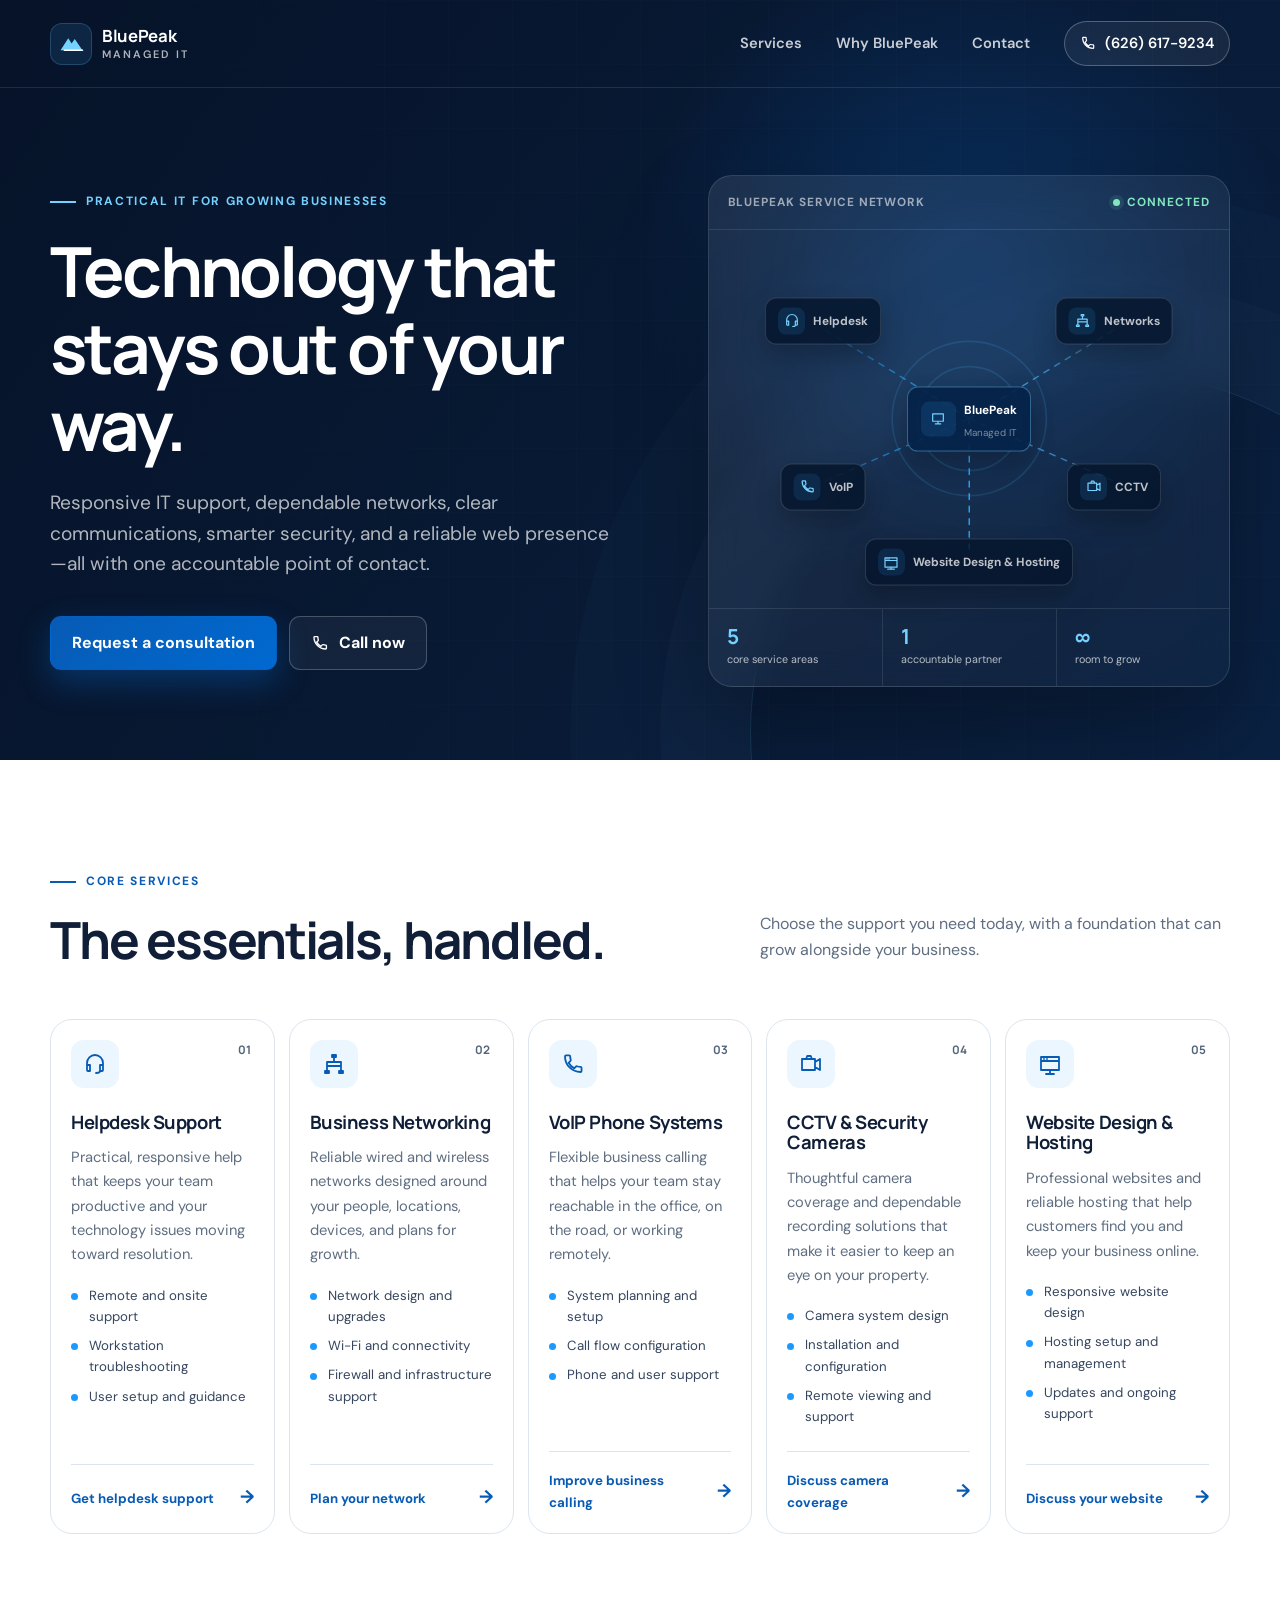
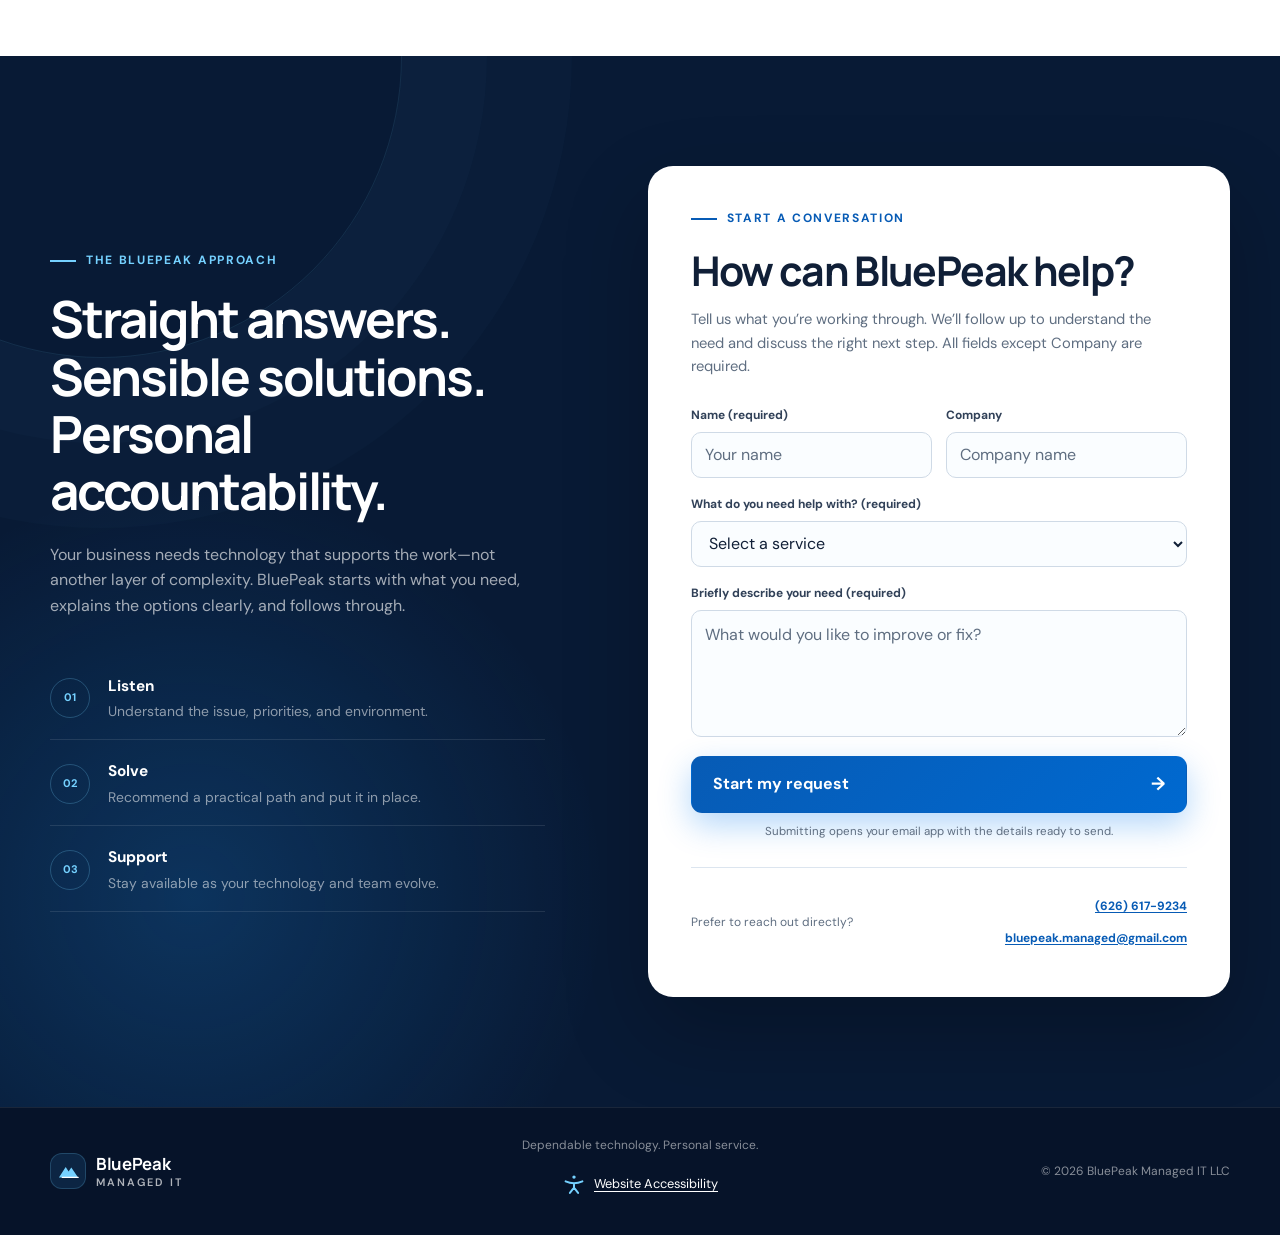
<file: index.html>
<!doctype html>
<html lang="en">
  <head>
    <meta charset="UTF-8" />
    <meta name="viewport" content="width=device-width, initial-scale=1.0" />
    <meta
      name="description"
      content="BluePeak Managed IT LLC provides helpdesk, business networking, VoIP phones, CCTV/security cameras, and website design and hosting."
    />
    <meta name="theme-color" content="#07162d" />
    <title>BluePeak Managed IT LLC | Business Technology That Works</title>
    <link rel="icon" href="favicon.svg" type="image/svg+xml" />
    <link rel="alternate icon" href="favicon.ico" />
    <link rel="apple-touch-icon" href="apple-touch-icon.png" />
    <link rel="stylesheet" href="styles.css" />
    <script src="script.js" defer></script>
  </head>
  <body>
    <a class="skip-link" href="#main">Skip to content</a>

    <header class="site-header" id="top">
      <div class="shell nav-wrap">
        <a class="brand" href="#top" aria-label="BluePeak Managed IT home">
          <span class="brand-mark" aria-hidden="true">
            <svg aria-hidden="true" focusable="false" viewBox="0 0 48 48">
              <path d="M7 34.5 19 16l5.2 8L29 17l12 17.5H7Z" />
              <path class="brand-signal" d="M13 34.5h28" />
            </svg>
          </span>
          <span class="brand-copy">
            <strong>BluePeak</strong>
            <span>Managed IT</span>
          </span>
        </a>

        <button
          class="nav-toggle"
          type="button"
          aria-expanded="false"
          aria-controls="primary-nav"
          aria-label="Open navigation"
        >
          <span></span><span></span><span></span>
        </button>

        <nav class="primary-nav" id="primary-nav" aria-label="Primary navigation">
          <a href="#services">Services</a>
          <a href="#approach">Why BluePeak</a>
          <a href="#contact">Contact</a>
          <a class="nav-call" href="tel:+16266179234">
            <svg viewBox="0 0 24 24" aria-hidden="true">
              <path d="M7.6 10.8a15.5 15.5 0 0 0 5.6 5.6l1.9-1.9a1 1 0 0 1 1-.24c1.1.36 2.27.55 3.45.55a1 1 0 0 1 1 1V19a1 1 0 0 1-1 1C11 20 4 13 4 4.45a1 1 0 0 1 1-1h3.2a1 1 0 0 1 1 1c0 1.18.19 2.35.55 3.45a1 1 0 0 1-.24 1l-1.9 1.9Z" />
            </svg>
            (626) 617-9234
          </a>
        </nav>
      </div>
    </header>

    <main id="main" tabindex="-1">
      <section class="hero" aria-labelledby="hero-title">
        <div class="hero-grid" aria-hidden="true"></div>
        <div class="shell hero-layout">
          <div class="hero-copy reveal">
            <p class="eyebrow"><span></span> Practical IT for growing businesses</p>
            <h1 id="hero-title">Technology that stays out of your way.</h1>
            <p class="hero-lede">
              Responsive IT support, dependable networks, clear communications, smarter security, and a reliable web presence—all with one accountable point of contact.
            </p>
            <div class="hero-actions">
              <a class="button button-primary" href="#contact">Request a consultation</a>
              <a class="button button-ghost" href="tel:+16266179234">
                <svg viewBox="0 0 24 24" aria-hidden="true">
                  <path d="M7.6 10.8a15.5 15.5 0 0 0 5.6 5.6l1.9-1.9a1 1 0 0 1 1-.24c1.1.36 2.27.55 3.45.55a1 1 0 0 1 1 1V19a1 1 0 0 1-1 1C11 20 4 13 4 4.45a1 1 0 0 1 1-1h3.2a1 1 0 0 1 1 1c0 1.18.19 2.35.55 3.45a1 1 0 0 1-.24 1l-1.9 1.9Z" />
                </svg>
                Call now
              </a>
            </div>
          </div>

          <div class="network-card reveal" aria-hidden="true">
            <div class="network-card-top">
              <span>BluePeak service network</span>
              <span class="status"><i></i> Connected</span>
            </div>
            <div class="network-map">
              <svg viewBox="0 0 540 360" aria-hidden="true">
                <defs>
                  <linearGradient id="lineFade" x1="0" x2="1">
                    <stop offset="0" stop-color="#26a8ff" stop-opacity=".25" />
                    <stop offset=".5" stop-color="#26a8ff" stop-opacity=".95" />
                    <stop offset="1" stop-color="#76d3ff" stop-opacity=".25" />
                  </linearGradient>
                </defs>
                <path class="network-line" d="M270 180 120 88M270 180 420 88M270 180 120 245M270 180 420 245M270 180 270 315" />
                <circle class="signal-ring ring-one" cx="270" cy="180" r="54" />
                <circle class="signal-ring ring-two" cx="270" cy="180" r="80" />
              </svg>
              <div class="network-node hub">
                <span class="node-icon">
                  <svg viewBox="0 0 24 24" aria-hidden="true"><path d="M4 5h16v11H4zM8 20h8M12 16v4" /></svg>
                </span>
                <strong>BluePeak</strong>
                <small>Managed IT</small>
              </div>
              <div class="network-node node-helpdesk"><span class="node-icon"><svg viewBox="0 0 24 24" aria-hidden="true"><path d="M4 13v-2a8 8 0 0 1 16 0v2M4 13h3v6H5a1 1 0 0 1-1-1v-5ZM20 13h-3v6h2a1 1 0 0 0 1-1v-5ZM17 19c0 1.1-1.8 2-4 2" /></svg></span><strong>Helpdesk</strong></div>
              <div class="network-node node-network"><span class="node-icon"><svg viewBox="0 0 24 24" aria-hidden="true"><path d="M12 5v5M5 19v-5h14v5M5 14v-4h14v4M3 19h4v2H3zM10 3h4v2h-4zM17 19h4v2h-4z" /></svg></span><strong>Networks</strong></div>
              <div class="network-node node-phone"><span class="node-icon"><svg viewBox="0 0 24 24" aria-hidden="true"><path d="M7.6 10.8a15.5 15.5 0 0 0 5.6 5.6l1.9-1.9a1 1 0 0 1 1-.24c1.1.36 2.27.55 3.45.55a1 1 0 0 1 1 1V19a1 1 0 0 1-1 1C11 20 4 13 4 4.45a1 1 0 0 1 1-1h3.2a1 1 0 0 1 1 1c0 1.18.19 2.35.55 3.45a1 1 0 0 1-.24 1l-1.9 1.9Z" /></svg></span><strong>VoIP</strong></div>
              <div class="network-node node-camera"><span class="node-icon"><svg viewBox="0 0 24 24" aria-hidden="true"><path d="M3 7h13v11H3zM16 10l5-3v11l-5-3zM7 7l1.2-3h3.6L13 7" /></svg></span><strong>CCTV</strong></div>
              <div class="network-node node-website"><span class="node-icon"><svg viewBox="0 0 24 24" aria-hidden="true"><path d="M3 5h18v14H3zM3 9h18M7 22h10M12 19v3M6 7h.01M9 7h.01" /></svg></span><strong>Website Design &amp; Hosting</strong></div>
            </div>
            <div class="network-metrics">
              <div><strong>5</strong><span>core service areas</span></div>
              <div><strong>1</strong><span>accountable partner</span></div>
              <div><strong>∞</strong><span>room to grow</span></div>
            </div>
          </div>
        </div>
      </section>

      <section class="services section" id="services" aria-labelledby="services-title">
        <div class="shell">
          <div class="section-heading reveal">
            <div>
              <p class="eyebrow dark"><span></span> Core services</p>
              <h2 id="services-title">The essentials, handled.</h2>
            </div>
            <p>Choose the support you need today, with a foundation that can grow alongside your business.</p>
          </div>

          <div class="service-grid">
            <article class="service-card reveal">
              <div class="service-number">01</div>
              <div class="service-icon"><svg viewBox="0 0 24 24" aria-hidden="true"><path d="M4 13v-2a8 8 0 0 1 16 0v2M4 13h3v6H5a1 1 0 0 1-1-1v-5ZM20 13h-3v6h2a1 1 0 0 0 1-1v-5ZM17 19c0 1.1-1.8 2-4 2" /></svg></div>
              <h3>Helpdesk Support</h3>
              <p>Practical, responsive help that keeps your team productive and your technology issues moving toward resolution.</p>
              <ul>
                <li>Remote and onsite support</li>
                <li>Workstation troubleshooting</li>
                <li>User setup and guidance</li>
              </ul>
              <a href="#contact" data-service="Helpdesk Support">Get helpdesk support <span aria-hidden="true">→</span></a>
            </article>

            <article class="service-card reveal">
              <div class="service-number">02</div>
              <div class="service-icon"><svg viewBox="0 0 24 24" aria-hidden="true"><path d="M12 5v5M5 19v-5h14v5M5 14v-4h14v4M3 19h4v2H3zM10 3h4v2h-4zM17 19h4v2h-4z" /></svg></div>
              <h3>Business Networking</h3>
              <p>Reliable wired and wireless networks designed around your people, locations, devices, and plans for growth.</p>
              <ul>
                <li>Network design and upgrades</li>
                <li>Wi-Fi and connectivity</li>
                <li>Firewall and infrastructure support</li>
              </ul>
              <a href="#contact" data-service="Business Networking">Plan your network <span aria-hidden="true">→</span></a>
            </article>

            <article class="service-card reveal">
              <div class="service-number">03</div>
              <div class="service-icon"><svg viewBox="0 0 24 24" aria-hidden="true"><path d="M7.6 10.8a15.5 15.5 0 0 0 5.6 5.6l1.9-1.9a1 1 0 0 1 1-.24c1.1.36 2.27.55 3.45.55a1 1 0 0 1 1 1V19a1 1 0 0 1-1 1C11 20 4 13 4 4.45a1 1 0 0 1 1-1h3.2a1 1 0 0 1 1 1c0 1.18.19 2.35.55 3.45a1 1 0 0 1-.24 1l-1.9 1.9Z" /></svg></div>
              <h3>VoIP Phone Systems</h3>
              <p>Flexible business calling that helps your team stay reachable in the office, on the road, or working remotely.</p>
              <ul>
                <li>System planning and setup</li>
                <li>Call flow configuration</li>
                <li>Phone and user support</li>
              </ul>
              <a href="#contact" data-service="VoIP Phone Systems">Improve business calling <span aria-hidden="true">→</span></a>
            </article>

            <article class="service-card reveal">
              <div class="service-number">04</div>
              <div class="service-icon"><svg viewBox="0 0 24 24" aria-hidden="true"><path d="M3 7h13v11H3zM16 10l5-3v11l-5-3zM7 7l1.2-3h3.6L13 7" /></svg></div>
              <h3>CCTV &amp; Security Cameras</h3>
              <p>Thoughtful camera coverage and dependable recording solutions that make it easier to keep an eye on your property.</p>
              <ul>
                <li>Camera system design</li>
                <li>Installation and configuration</li>
                <li>Remote viewing and support</li>
              </ul>
              <a href="#contact" data-service="CCTV & Security Cameras">Discuss camera coverage <span aria-hidden="true">→</span></a>
            </article>

            <article class="service-card reveal">
              <div class="service-number">05</div>
              <div class="service-icon"><svg viewBox="0 0 24 24" aria-hidden="true"><path d="M3 5h18v13H3zM8 22h8M12 18v4M3 9h18M6 7h.01M9 7h.01" /></svg></div>
              <h3>Website Design &amp; Hosting</h3>
              <p>Professional websites and reliable hosting that help customers find you and keep your business online.</p>
              <ul>
                <li>Responsive website design</li>
                <li>Hosting setup and management</li>
                <li>Updates and ongoing support</li>
              </ul>
              <a href="#contact" data-service="Website Design & Hosting">Discuss your website <span aria-hidden="true">→</span></a>
            </article>
          </div>
        </div>
      </section>

      <section class="contact-section" id="approach" aria-labelledby="approach-title">
        <div class="shell contact-shell">
          <div class="approach reveal">
            <p class="eyebrow"><span></span> The BluePeak approach</p>
            <h2 id="approach-title">Straight answers. Sensible solutions. Personal accountability.</h2>
            <p class="approach-intro">Your business needs technology that supports the work—not another layer of complexity. BluePeak starts with what you need, explains the options clearly, and follows through.</p>

            <div class="approach-steps">
              <div>
                <span>01</span>
                <p><strong>Listen</strong>Understand the issue, priorities, and environment.</p>
              </div>
              <div>
                <span>02</span>
                <p><strong>Solve</strong>Recommend a practical path and put it in place.</p>
              </div>
              <div>
                <span>03</span>
                <p><strong>Support</strong>Stay available as your technology and team evolve.</p>
              </div>
            </div>
          </div>

          <div class="contact-card reveal" id="contact">
            <div class="contact-card-head">
              <p class="eyebrow dark"><span></span> Start a conversation</p>
              <h2>How can BluePeak help?</h2>
              <p>Tell us what you’re working through. We’ll follow up to understand the need and discuss the right next step. All fields except Company are required.</p>
            </div>

            <form id="contact-form">
              <div class="field-row">
                <label>
                  <span>Name (required)</span>
                  <input type="text" name="name" autocomplete="name" required placeholder="Your name" />
                </label>
                <label>
                  <span>Company</span>
                  <input type="text" name="company" autocomplete="organization" placeholder="Company name" />
                </label>
              </div>
              <label>
                <span>What do you need help with? (required)</span>
                <select name="service" id="service-select" required>
                  <option value="" disabled selected>Select a service</option>
                  <option>Helpdesk Support</option>
                  <option>Business Networking</option>
                  <option>VoIP Phone Systems</option>
                  <option>CCTV &amp; Security Cameras</option>
                  <option>Website Design &amp; Hosting</option>
                  <option>Not sure yet</option>
                </select>
              </label>
              <label>
                <span>Briefly describe your need (required)</span>
                <textarea name="message" rows="4" required placeholder="What would you like to improve or fix?"></textarea>
              </label>
              <button class="button button-primary submit-button" type="submit">
                Start my request
                <span aria-hidden="true">→</span>
              </button>
              <p class="form-note">Submitting opens your email app with the details ready to send.</p>
            </form>

            <div class="direct-contact">
              <span>Prefer to reach out directly?</span>
              <div>
                <a href="tel:+16266179234">(626) 617-9234</a>
                <a href="mailto:bluepeak.managed@gmail.com">bluepeak.managed@gmail.com</a>
              </div>
            </div>
          </div>
        </div>
      </section>
    </main>

    <footer class="site-footer">
      <div class="shell footer-inner">
        <a class="brand footer-brand" href="#top" aria-label="BluePeak Managed IT home">
          <span class="brand-mark" aria-hidden="true">
            <svg aria-hidden="true" focusable="false" viewBox="0 0 48 48"><path d="M7 34.5 19 16l5.2 8L29 17l12 17.5H7Z" /><path class="brand-signal" d="M13 34.5h28" /></svg>
          </span>
          <span class="brand-copy"><strong>BluePeak</strong><span>Managed IT</span></span>
        </a>
        <div class="footer-meta">
          <p>Dependable technology. Personal service.</p>
          <a href="accessibility.html">
            <svg viewBox="0 0 24 24" aria-hidden="true" focusable="false">
              <circle cx="12" cy="4.1" r="1.7" />
              <path d="M3.6 8.4c2.8 1.2 5.6 1.8 8.4 1.8s5.6-.6 8.4-1.8M12 10.2v4.5m0 0-4.1 5.2m4.1-5.2 4.1 5.2" />
            </svg>
            Website Accessibility
          </a>
        </div>
        <p>© <span id="year"></span> BluePeak Managed IT LLC</p>
      </div>
    </footer>

  </body>
</html>
</file>
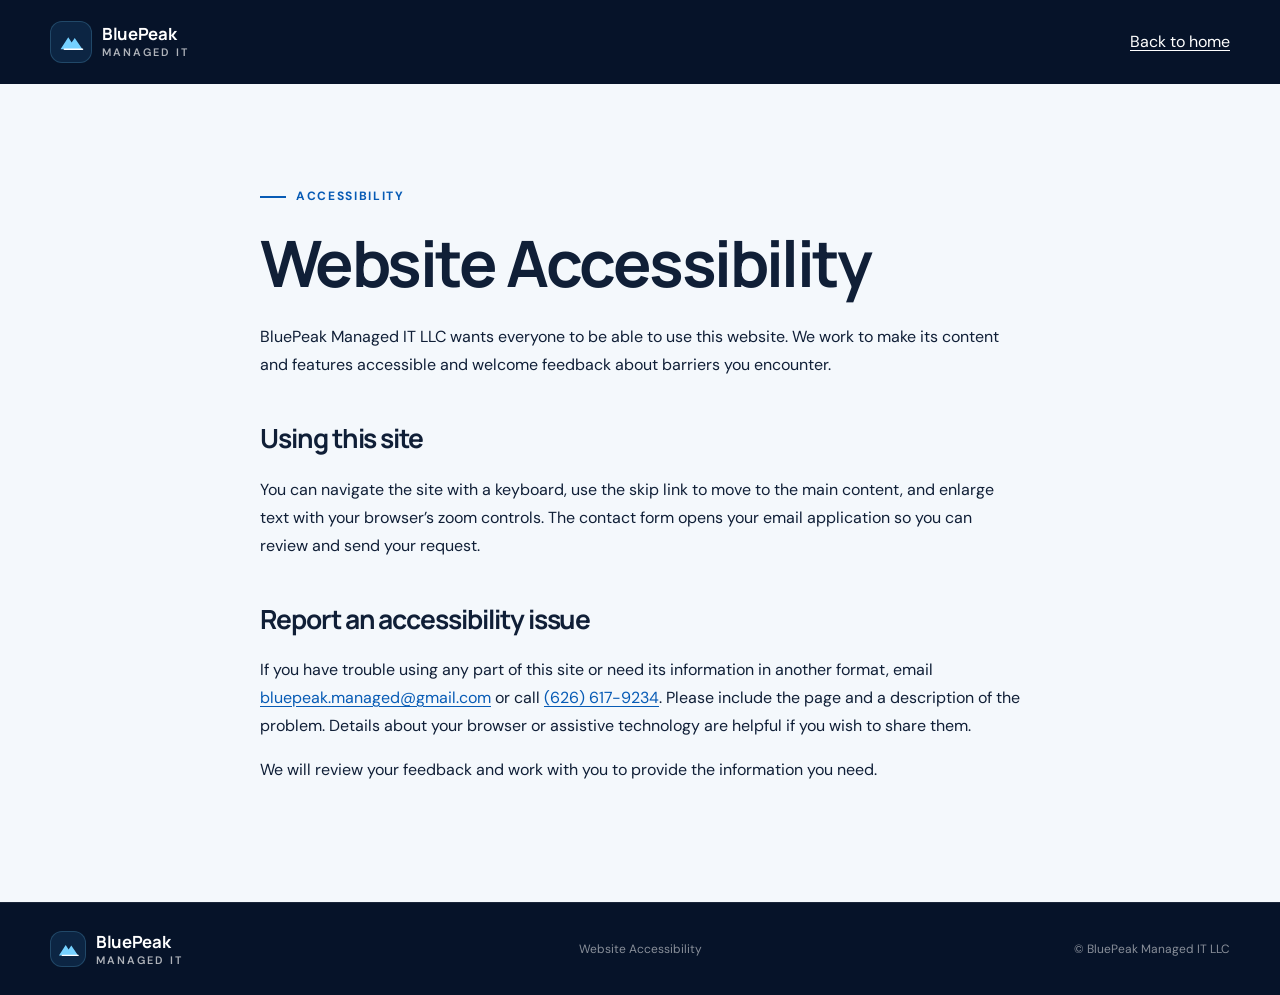
<file: accessibility.html>
<!doctype html>
<html lang="en">
  <head>
    <meta charset="UTF-8" />
    <meta name="viewport" content="width=device-width, initial-scale=1.0" />
    <meta name="description" content="Website accessibility information and contact details for BluePeak Managed IT LLC." />
    <meta name="theme-color" content="#061329" />
    <title>Website Accessibility | BluePeak Managed IT LLC</title>
    <link rel="icon" href="favicon.svg" type="image/svg+xml" />
    <link rel="alternate icon" href="favicon.ico" />
    <link rel="apple-touch-icon" href="apple-touch-icon.png" />
    <link rel="stylesheet" href="styles.css" />
  </head>
  <body class="accessibility-page">
    <a class="skip-link" href="#main">Skip to content</a>
    <header class="accessibility-header">
      <div class="shell">
        <a class="brand" href="index.html" aria-label="BluePeak Managed IT home">
          <span class="brand-mark" aria-hidden="true">
            <svg viewBox="0 0 48 48" aria-hidden="true" focusable="false"><path d="M7 34.5 19 16l5.2 8L29 17l12 17.5H7Z" /><path class="brand-signal" d="M13 34.5h28" /></svg>
          </span>
          <span class="brand-copy"><strong>BluePeak</strong><span>Managed IT</span></span>
        </a>
        <nav aria-label="Page navigation"><a href="index.html">Back to home</a></nav>
      </div>
    </header>
    <main class="shell accessibility-main" id="main" tabindex="-1">
      <p class="eyebrow dark"><span aria-hidden="true"></span> Accessibility</p>
      <h1>Website Accessibility</h1>
      <p>BluePeak Managed IT LLC wants everyone to be able to use this website. We work to make its content and features accessible and welcome feedback about barriers you encounter.</p>

      <section aria-labelledby="using-site-title">
        <h2 id="using-site-title">Using this site</h2>
        <p>You can navigate the site with a keyboard, use the skip link to move to the main content, and enlarge text with your browser’s zoom controls. The contact form opens your email application so you can review and send your request.</p>
      </section>

      <section aria-labelledby="contact-title">
        <h2 id="contact-title">Report an accessibility issue</h2>
        <p>If you have trouble using any part of this site or need its information in another format, email <a href="mailto:bluepeak.managed@gmail.com">bluepeak.managed@gmail.com</a> or call <a href="tel:+16266179234">(626) 617-9234</a>. Please include the page and a description of the problem. Details about your browser or assistive technology are helpful if you wish to share them.</p>
        <p>We will review your feedback and work with you to provide the information you need.</p>
      </section>
    </main>
    <footer class="site-footer">
      <div class="shell footer-inner">
        <a class="brand footer-brand" href="index.html" aria-label="BluePeak Managed IT home"><span class="brand-mark" aria-hidden="true"><svg viewBox="0 0 48 48" aria-hidden="true" focusable="false"><path d="M7 34.5 19 16l5.2 8L29 17l12 17.5H7Z" /><path class="brand-signal" d="M13 34.5h28" /></svg></span><span class="brand-copy"><strong>BluePeak</strong><span>Managed IT</span></span></a>
        <p>Website Accessibility</p>
        <p>© BluePeak Managed IT LLC</p>
      </div>
    </footer>
  </body>
</html>
</file>
<file: styles.css>
@import url('https://fonts.googleapis.com/css2?family=DM+Sans:wght@400;500;600;700&family=Manrope:wght@500;600;700;800&display=swap');

:root {
  --navy-950: #061329;
  --navy-900: #081a35;
  --navy-800: #0b2446;
  --blue-600: #075bb5;
  --blue-500: #1c99ff;
  --blue-300: #75d1ff;
  --cyan-200: #a7e9ff;
  --ink: #101f37;
  --muted: #5f6e81;
  --line: #dce5ef;
  --surface: #f4f8fc;
  --white: #fff;
  --shadow: 0 24px 70px rgba(12, 36, 70, 0.13);
  --radius: 22px;
  --shell: min(1180px, calc(100% - 40px));
}

* { box-sizing: border-box; }

html { scroll-behavior: smooth; }

body {
  margin: 0;
  color: var(--ink);
  background: var(--white);
  font-family: "DM Sans", system-ui, -apple-system, BlinkMacSystemFont, "Segoe UI", sans-serif;
  line-height: 1.6;
  -webkit-font-smoothing: antialiased;
}

body.menu-open { overflow: hidden; }

button, input, select, textarea { font: inherit; }

a { color: inherit; }

svg {
  display: block;
  fill: none;
  stroke: currentColor;
  stroke-linecap: round;
  stroke-linejoin: round;
  stroke-width: 1.8;
}

.shell {
  width: var(--shell);
  margin-inline: auto;
}

.skip-link {
  position: fixed;
  top: 10px;
  left: 10px;
  z-index: 1000;
  transform: translateY(-150%);
  padding: 10px 16px;
  border-radius: 8px;
  color: var(--white);
  background: var(--blue-600);
}

.skip-link:focus { transform: translateY(0); }

.site-header {
  position: absolute;
  inset: 0 0 auto;
  z-index: 20;
  height: 88px;
  color: var(--white);
  border-bottom: 1px solid rgba(255, 255, 255, 0.1);
}

.nav-wrap {
  height: 100%;
  display: flex;
  align-items: center;
  justify-content: space-between;
}

.brand {
  display: inline-flex;
  align-items: center;
  gap: 10px;
  min-width: max-content;
  color: inherit;
  text-decoration: none;
}

.brand-mark {
  display: grid;
  place-items: center;
  width: 42px;
  height: 42px;
  border-radius: 12px;
  color: var(--blue-300);
  background: rgba(61, 175, 255, 0.12);
  border: 1px solid rgba(117, 209, 255, 0.2);
}

.brand-mark svg { width: 31px; }
.brand-mark path:first-child { fill: currentColor; stroke: none; }
.brand-mark .brand-signal { stroke: var(--white); stroke-width: 2.5; }

.brand-copy {
  display: grid;
  line-height: 1.05;
}

.brand-copy strong {
  font-family: "Manrope", sans-serif;
  font-size: 1.05rem;
  letter-spacing: -0.02em;
}

.brand-copy span {
  margin-top: 4px;
  font-size: 0.68rem;
  font-weight: 600;
  letter-spacing: 0.19em;
  text-transform: uppercase;
  opacity: 0.68;
}

.primary-nav {
  display: flex;
  align-items: center;
  gap: 34px;
  font-size: 0.92rem;
  font-weight: 600;
}

.primary-nav a {
  position: relative;
  display: inline-flex;
  align-items: center;
  min-height: 44px;
  color: rgba(255, 255, 255, 0.78);
  text-decoration: none;
  transition: color 180ms ease;
}

.primary-nav > a:not(.nav-call)::after {
  content: "";
  position: absolute;
  inset: auto 0 -8px;
  height: 2px;
  transform: scaleX(0);
  background: var(--blue-300);
  transition: transform 180ms ease;
}

.primary-nav > a:hover,
.primary-nav > a:focus-visible { color: var(--white); }
.primary-nav > a:hover::after,
.primary-nav > a:focus-visible::after { transform: scaleX(1); }

.primary-nav .nav-call {
  display: inline-flex;
  align-items: center;
  gap: 9px;
  padding: 10px 15px;
  border: 1px solid rgba(255, 255, 255, 0.26);
  border-radius: 999px;
  color: var(--white);
  background: rgba(255, 255, 255, 0.06);
}

.nav-call svg { width: 16px; }

.nav-toggle {
  display: none;
  width: 46px;
  height: 46px;
  border: 1px solid rgba(255, 255, 255, 0.2);
  border-radius: 12px;
  color: var(--white);
  background: rgba(255, 255, 255, 0.06);
  cursor: pointer;
}

.nav-toggle span {
  display: block;
  width: 20px;
  height: 2px;
  margin: 4px auto;
  border-radius: 2px;
  background: currentColor;
  transition: transform 180ms ease, opacity 180ms ease;
}

.hero {
  position: relative;
  min-height: 760px;
  overflow: hidden;
  color: var(--white);
  background:
    radial-gradient(circle at 75% 35%, rgba(12, 121, 239, 0.22), transparent 30%),
    linear-gradient(125deg, var(--navy-950) 0%, var(--navy-900) 58%, #0a2142 100%);
}

.hero::after {
  content: "";
  position: absolute;
  right: -15%;
  bottom: -44%;
  width: 720px;
  height: 720px;
  border: 1px solid rgba(117, 209, 255, 0.15);
  border-radius: 50%;
  box-shadow: 0 0 0 90px rgba(117, 209, 255, 0.025), 0 0 0 180px rgba(117, 209, 255, 0.018);
}

.hero-grid {
  position: absolute;
  inset: 0;
  opacity: 0.09;
  background-image:
    linear-gradient(rgba(255, 255, 255, 0.13) 1px, transparent 1px),
    linear-gradient(90deg, rgba(255, 255, 255, 0.13) 1px, transparent 1px);
  background-size: 64px 64px;
  mask-image: linear-gradient(to right, transparent, #000 45%, #000);
}

.hero-layout {
  position: relative;
  z-index: 2;
  display: grid;
  grid-template-columns: 1fr 0.92fr;
  align-items: center;
  gap: clamp(45px, 7vw, 105px);
  min-height: 760px;
  padding-top: 102px;
}

.eyebrow {
  display: flex;
  align-items: center;
  gap: 10px;
  margin: 0 0 20px;
  color: var(--blue-300);
  font-size: 0.75rem;
  font-weight: 700;
  letter-spacing: 0.14em;
  text-transform: uppercase;
}

.eyebrow span {
  width: 26px;
  height: 2px;
  background: currentColor;
}

.eyebrow.dark { color: var(--blue-600); }

h1, h2, h3 {
  margin-top: 0;
  font-family: "Manrope", sans-serif;
  line-height: 1.12;
  letter-spacing: -0.04em;
}

h1 {
  max-width: 670px;
  margin-bottom: 24px;
  font-size: clamp(3rem, 5.4vw, 5.2rem);
  font-weight: 700;
}

.hero-lede {
  max-width: 625px;
  margin: 0;
  color: rgba(255, 255, 255, 0.69);
  font-size: clamp(1.05rem, 1.5vw, 1.22rem);
}

.hero-actions {
  display: flex;
  flex-wrap: wrap;
  gap: 12px;
  margin-top: 36px;
}

.button {
  display: inline-flex;
  align-items: center;
  justify-content: center;
  gap: 10px;
  min-height: 50px;
  padding: 13px 21px;
  border: 1px solid transparent;
  border-radius: 11px;
  font-weight: 700;
  text-decoration: none;
  transition: transform 180ms ease, background 180ms ease, border-color 180ms ease, box-shadow 180ms ease;
  cursor: pointer;
}

.button:hover { transform: translateY(-2px); }

.button-primary {
  color: var(--white);
  background: linear-gradient(135deg, #075bb5, #0069d0);
  box-shadow: 0 12px 32px rgba(8, 124, 240, 0.3);
}

.button-primary:hover { box-shadow: 0 16px 38px rgba(8, 124, 240, 0.42); }

.button-ghost {
  color: var(--white);
  border-color: rgba(255, 255, 255, 0.22);
  background: rgba(255, 255, 255, 0.05);
}

.button-ghost:hover {
  border-color: rgba(255, 255, 255, 0.36);
  background: rgba(255, 255, 255, 0.09);
}

.button-ghost svg { width: 18px; }

.network-card {
  position: relative;
  overflow: hidden;
  border: 1px solid rgba(255, 255, 255, 0.12);
  border-radius: 24px;
  background: linear-gradient(145deg, rgba(255, 255, 255, 0.085), rgba(255, 255, 255, 0.025));
  box-shadow: 0 40px 90px rgba(0, 0, 0, 0.28);
  backdrop-filter: blur(18px);
}

.network-card-top {
  display: flex;
  align-items: center;
  justify-content: space-between;
  padding: 17px 19px;
  border-bottom: 1px solid rgba(255, 255, 255, 0.1);
  color: rgba(255, 255, 255, 0.58);
  font-size: 0.74rem;
  font-weight: 700;
  letter-spacing: 0.08em;
  text-transform: uppercase;
}

.status {
  display: flex;
  align-items: center;
  gap: 7px;
  color: #82e6bf;
}

.status i {
  width: 7px;
  height: 7px;
  border-radius: 50%;
  background: currentColor;
  box-shadow: 0 0 0 4px rgba(130, 230, 191, 0.11);
}

.network-map {
  position: relative;
  aspect-ratio: 1.38;
}

.network-map > svg {
  position: absolute;
  inset: 0;
  width: 100%;
  height: 100%;
}

.network-line {
  stroke: url(#lineFade);
  stroke-width: 1.5;
  stroke-dasharray: 6 7;
  animation: signalMove 8s linear infinite;
}

.signal-ring {
  fill: none;
  stroke: rgba(77, 189, 255, 0.15);
}

.ring-one { animation: pulseRing 3s ease-out infinite; }
.ring-two { animation: pulseRing 3s 1.4s ease-out infinite; }

.network-node {
  position: absolute;
  display: flex;
  align-items: center;
  gap: 8px;
  transform: translate(-50%, -50%);
  padding: 9px 12px;
  border: 1px solid rgba(255, 255, 255, 0.14);
  border-radius: 11px;
  color: rgba(255, 255, 255, 0.74);
  background: rgba(5, 21, 44, 0.82);
  box-shadow: 0 12px 24px rgba(0, 0, 0, 0.23);
  font-size: 0.74rem;
}

.network-node strong { white-space: nowrap; }

.node-icon {
  display: grid;
  place-items: center;
  width: 27px;
  height: 27px;
  border-radius: 8px;
  color: var(--blue-300);
  background: rgba(55, 174, 255, 0.12);
}

.node-icon svg { width: 16px; }

.network-node.hub {
  left: 50%;
  top: 50%;
  display: grid;
  grid-template-columns: auto 1fr;
  min-width: 122px;
  padding: 13px;
  border-color: rgba(117, 209, 255, 0.38);
  color: var(--white);
  background: rgba(7, 36, 74, 0.94);
}

.network-node.hub .node-icon {
  grid-row: 1 / 3;
  width: 35px;
  height: 35px;
}

.network-node.hub small {
  color: rgba(255, 255, 255, 0.48);
  line-height: 1;
}

.node-helpdesk { left: 22%; top: 24%; }
.node-network { left: 78%; top: 24%; }
.node-phone { left: 22%; top: 68%; }
.node-camera { left: 78%; top: 68%; }
.node-website { left: 50%; top: 88%; }

.network-metrics {
  display: grid;
  grid-template-columns: repeat(3, 1fr);
  border-top: 1px solid rgba(255, 255, 255, 0.1);
}

.network-metrics div { padding: 17px 18px; }
.network-metrics div + div { border-left: 1px solid rgba(255, 255, 255, 0.1); }

.network-metrics strong {
  display: block;
  color: var(--blue-300);
  font-family: "Manrope", sans-serif;
  font-size: 1.3rem;
  line-height: 1;
}

.network-metrics span {
  display: block;
  margin-top: 5px;
  color: rgba(255, 255, 255, 0.7);
  font-size: 0.67rem;
}

.section { padding: 112px 0 122px; }

.section-heading {
  display: flex;
  justify-content: space-between;
  align-items: end;
  gap: 40px;
  margin-bottom: 50px;
}

.section-heading h2,
.approach h2,
.contact-card h2 {
  margin-bottom: 0;
  font-size: clamp(2.15rem, 4vw, 3.5rem);
}

.section-heading > p {
  max-width: 470px;
  margin: 0 0 6px;
  color: var(--muted);
  font-size: 1rem;
}

.service-grid {
  display: grid;
  grid-template-columns: repeat(5, minmax(0, 1fr));
  gap: 14px;
}

.service-card {
  position: relative;
  display: flex;
  flex-direction: column;
  min-height: 490px;
  padding: 20px;
  overflow: hidden;
  border: 1px solid var(--line);
  border-radius: var(--radius);
  background: var(--white);
  transition: transform 220ms ease, border-color 220ms ease, box-shadow 220ms ease;
}

.service-card::before {
  content: "";
  position: absolute;
  inset: 0 auto auto;
  width: 100%;
  height: 3px;
  transform: scaleX(0);
  transform-origin: left;
  background: linear-gradient(90deg, var(--blue-600), var(--blue-300));
  transition: transform 220ms ease;
}

.service-card:hover {
  transform: translateY(-6px);
  border-color: #bfd7ed;
  box-shadow: var(--shadow);
}

.service-card:hover::before { transform: scaleX(1); }

.service-number {
  position: absolute;
  top: 21px;
  right: 23px;
  color: #53647a;
  font-family: "Manrope", sans-serif;
  font-size: 0.73rem;
  font-weight: 700;
}

.service-icon {
  display: grid;
  place-items: center;
  width: 48px;
  height: 48px;
  margin-bottom: 24px;
  border-radius: 13px;
  color: var(--blue-600);
  background: #ebf6ff;
}

.service-icon svg { width: 24px; }

.service-card h3 {
  margin-bottom: 13px;
  font-size: 1.15rem;
  letter-spacing: -0.025em;
}

.service-card p {
  margin: 0 0 18px;
  color: var(--muted);
  font-size: 0.92rem;
  line-height: 1.65;
}

.service-card ul {
  display: grid;
  gap: 8px;
  margin: 0 0 24px;
  padding: 0;
  color: #35465e;
  font-size: 0.83rem;
  list-style: none;
}

.service-card li {
  position: relative;
  padding-left: 18px;
}

.service-card li::before {
  content: "";
  position: absolute;
  left: 0;
  top: 0.62em;
  width: 7px;
  height: 7px;
  border-radius: 50%;
  background: var(--blue-500);
}

.service-card > a {
  display: flex;
  align-items: center;
  justify-content: space-between;
  min-height: 44px;
  gap: 10px;
  margin-top: auto;
  padding-top: 18px;
  border-top: 1px solid var(--line);
  color: var(--blue-600);
  font-size: 0.83rem;
  font-weight: 700;
  text-decoration: none;
}

.service-card > a span {
  font-size: 1.15rem;
  transition: transform 180ms ease;
}

.service-card > a:hover span { transform: translateX(4px); }

.contact-section {
  position: relative;
  overflow: hidden;
  padding: 110px 0;
  color: var(--white);
  background:
    radial-gradient(circle at 15% 80%, rgba(28, 153, 255, 0.2), transparent 30%),
    var(--navy-900);
}

.contact-section::before {
  content: "";
  position: absolute;
  top: -300px;
  left: -200px;
  width: 600px;
  height: 600px;
  border: 1px solid rgba(117, 209, 255, 0.11);
  border-radius: 50%;
  box-shadow: 0 0 0 85px rgba(117, 209, 255, 0.02), 0 0 0 170px rgba(117, 209, 255, 0.018);
}

.contact-shell {
  position: relative;
  z-index: 2;
  display: grid;
  grid-template-columns: 0.85fr 1fr;
  align-items: center;
  gap: clamp(55px, 8vw, 120px);
}

.approach h2 {
  max-width: 570px;
  margin-bottom: 22px;
}

.approach-intro {
  max-width: 550px;
  margin: 0;
  color: rgba(255, 255, 255, 0.63);
}

.approach-steps {
  display: grid;
  gap: 2px;
  margin-top: 38px;
}

.approach-steps > div {
  display: grid;
  grid-template-columns: 42px 1fr;
  gap: 16px;
  align-items: center;
  padding: 17px 0;
  border-bottom: 1px solid rgba(255, 255, 255, 0.1);
}

.approach-steps > div > span {
  display: grid;
  place-items: center;
  width: 40px;
  height: 40px;
  border: 1px solid rgba(117, 209, 255, 0.25);
  border-radius: 50%;
  color: var(--blue-300);
  font-size: 0.69rem;
  font-weight: 700;
}

.approach-steps p {
  margin: 0;
  color: rgba(255, 255, 255, 0.54);
  font-size: 0.87rem;
}

.approach-steps strong {
  display: block;
  margin-bottom: 2px;
  color: var(--white);
  font-size: 0.96rem;
}

.contact-card {
  padding: clamp(27px, 4vw, 43px);
  border-radius: 25px;
  color: var(--ink);
  background: var(--white);
  box-shadow: 0 35px 85px rgba(0, 0, 0, 0.24);
}

.contact-card-head h2 {
  margin-bottom: 14px;
  font-size: clamp(2rem, 3.2vw, 2.75rem);
}

.contact-card-head > p:last-child {
  margin: 0 0 27px;
  color: var(--muted);
  font-size: 0.92rem;
}

form { display: grid; gap: 17px; }

.field-row {
  display: grid;
  grid-template-columns: 1fr 1fr;
  gap: 14px;
}

label { display: grid; gap: 7px; }

label > span {
  color: #314158;
  font-size: 0.75rem;
  font-weight: 700;
}

input, select, textarea {
  width: 100%;
  border: 1px solid #cfdae6;
  border-radius: 10px;
  color: var(--ink);
  background: #fafdff;
  transition: border-color 160ms ease, box-shadow 160ms ease, background 160ms ease;
}

input, select { height: 46px; padding: 0 13px; }
textarea { min-height: 102px; padding: 11px 13px; resize: vertical; }

input::placeholder, textarea::placeholder { color: #5f6e81; }

input:focus, select:focus, textarea:focus {
  border-color: var(--blue-600);
  background: var(--white);
  box-shadow: 0 0 0 4px rgba(28, 153, 255, 0.1);
}

.submit-button {
  width: 100%;
  margin-top: 2px;
}

.submit-button span { margin-left: auto; font-size: 1.15rem; }

.form-note {
  margin: -7px 0 0;
  color: var(--muted);
  font-size: 0.72rem;
  text-align: center;
}

.direct-contact {
  display: flex;
  justify-content: space-between;
  align-items: center;
  gap: 20px;
  margin-top: 26px;
  padding-top: 22px;
  border-top: 1px solid var(--line);
  color: var(--muted);
  font-size: 0.75rem;
}

.direct-contact div {
  display: grid;
  justify-items: end;
}

.direct-contact a {
  display: inline-flex;
  align-items: center;
  min-height: 32px;
  color: var(--blue-600);
  font-weight: 700;
  text-decoration: underline;
  text-underline-offset: 2px;
}

.direct-contact a:hover { text-decoration: underline; }

.site-footer {
  padding: 28px 0;
  color: rgba(255, 255, 255, 0.52);
  background: var(--navy-950);
  border-top: 1px solid rgba(255, 255, 255, 0.08);
}

.footer-inner {
  display: grid;
  grid-template-columns: 1fr auto 1fr;
  align-items: center;
  gap: 25px;
}

.footer-brand { color: var(--white); }
.footer-brand .brand-mark { width: 36px; height: 36px; }
.footer-brand .brand-mark svg { width: 27px; }

.site-footer p {
  margin: 0;
  font-size: 0.75rem;
}

.site-footer p:last-child { justify-self: end; }

.footer-meta {
  display: grid;
  gap: 7px;
  justify-items: center;
  text-align: center;
}

.footer-meta a {
  display: inline-flex;
  align-items: center;
  gap: 8px;
  min-height: 44px;
  color: var(--white);
  font-size: 0.8rem;
  text-underline-offset: 3px;
}

.footer-meta a svg {
  width: 24px;
  height: 24px;
  flex: none;
  fill: none;
  stroke: var(--blue-300);
  stroke-width: 2;
  stroke-linecap: round;
  stroke-linejoin: round;
}

.footer-meta a circle { fill: var(--blue-300); stroke: none; }

.accessibility-page { background: var(--surface); }

.accessibility-header {
  padding: 20px 0;
  color: var(--white);
  background: var(--navy-950);
}

.accessibility-header .shell {
  display: flex;
  align-items: center;
  justify-content: space-between;
  gap: 20px;
}

.accessibility-header nav a {
  display: inline-flex;
  align-items: center;
  min-height: 44px;
  color: var(--white);
  text-underline-offset: 3px;
}

.accessibility-main {
  max-width: 760px;
  padding-block: clamp(65px, 8vw, 110px);
}

.accessibility-main h1 { font-size: clamp(2.5rem, 5vw, 4rem); }
.accessibility-main h2 { margin-top: 45px; font-size: 1.65rem; }
.accessibility-main p { color: var(--ink); line-height: 1.75; }
.accessibility-main a { color: var(--blue-600); text-underline-offset: 3px; }

.reveal {
  opacity: 1;
  transform: translateY(0);
}

.service-card:nth-child(2) { transition-delay: 80ms; }
.service-card:nth-child(3) { transition-delay: 160ms; }
.service-card:nth-child(4) { transition-delay: 240ms; }

@keyframes signalMove { to { stroke-dashoffset: -52; } }

@keyframes pulseRing {
  0% { opacity: 0; transform: scale(.68); transform-origin: center; }
  20% { opacity: 1; }
  100% { opacity: 0; transform: scale(1.38); transform-origin: center; }
}

@media (max-width: 1040px) {
  .hero-layout { grid-template-columns: 1fr 0.86fr; gap: 45px; }
  .service-grid { grid-template-columns: repeat(2, 1fr); }
  .service-card { min-height: 405px; }
  .contact-shell { grid-template-columns: 0.9fr 1.1fr; gap: 50px; }
}

@media (max-width: 820px) {
  :root { --shell: min(100% - 30px, 680px); }

  .site-header { height: 76px; }
  .nav-toggle { display: block; }

  .primary-nav {
    position: fixed;
    inset: 76px 0 auto;
    display: grid;
    gap: 0;
    padding: 14px 15px 22px;
    transform: translateY(-130%);
    opacity: 0;
    visibility: hidden;
    background: rgba(6, 19, 41, 0.98);
    border-bottom: 1px solid rgba(255, 255, 255, 0.1);
    box-shadow: 0 18px 40px rgba(0, 0, 0, 0.24);
    transition: transform 220ms ease, opacity 220ms ease, visibility 220ms;
  }

  .primary-nav.is-open {
    transform: translateY(0);
    opacity: 1;
    visibility: visible;
  }

  .primary-nav > a:not(.nav-call) {
    padding: 15px 6px;
    border-bottom: 1px solid rgba(255, 255, 255, 0.09);
  }

  .primary-nav > a:not(.nav-call)::after { display: none; }
  .primary-nav .nav-call { justify-content: center; margin-top: 15px; }

  .nav-toggle[aria-expanded="true"] span:nth-child(1) { transform: translateY(6px) rotate(45deg); }
  .nav-toggle[aria-expanded="true"] span:nth-child(2) { opacity: 0; }
  .nav-toggle[aria-expanded="true"] span:nth-child(3) { transform: translateY(-6px) rotate(-45deg); }

  .hero { min-height: auto; }
  .hero-layout { grid-template-columns: 1fr; min-height: auto; padding: 145px 0 80px; }
  .hero-copy { text-align: center; }
  .hero-copy .eyebrow, .hero-actions { justify-content: center; }
  h1 { margin-inline: auto; }
  .hero-lede { margin-inline: auto; }
  .network-card { width: min(100%, 560px); margin-inline: auto; }

  .section { padding: 85px 0 95px; }
  .section-heading { align-items: start; flex-direction: column; gap: 18px; }
  .section-heading > p { max-width: 560px; }

  .contact-section { padding: 85px 0; }
  .contact-shell { grid-template-columns: 1fr; }
  .approach { text-align: center; }
  .approach .eyebrow { justify-content: center; }
  .approach h2, .approach-intro { margin-inline: auto; }
  .approach-steps { max-width: 560px; margin-inline: auto; text-align: left; }

  .footer-inner { grid-template-columns: 1fr; justify-items: center; text-align: center; }
  .site-footer p:last-child { justify-self: center; }
}

@media (max-width: 560px) {
  :root { --shell: calc(100% - 28px); }
  .brand-mark { width: 38px; height: 38px; }
  h1 { font-size: clamp(2.6rem, 13vw, 3.7rem); }
  .hero-layout { padding-top: 125px; gap: 48px; }
  .hero-actions { display: grid; }
  .button { width: 100%; }

  .network-node { padding: 7px 8px; font-size: 0.65rem; }
  .network-node .node-icon { width: 23px; height: 23px; }
  .network-node .node-icon svg { width: 14px; }
  .network-node.hub { min-width: 108px; padding: 9px; }
  .network-node.hub .node-icon { width: 30px; height: 30px; }
  .network-metrics div { padding: 14px 10px; }
  .network-metrics span { font-size: 0.59rem; }

  .service-grid { grid-template-columns: 1fr; }
  .service-card { min-height: 0; }

  .field-row { grid-template-columns: 1fr; }
  .contact-card { border-radius: 19px; }
  .direct-contact { align-items: flex-start; flex-direction: column; }
  .direct-contact div { justify-items: start; }
}

@media (prefers-reduced-motion: reduce) {
  html { scroll-behavior: auto; }
  *, *::before, *::after { animation-duration: 0.01ms !important; animation-iteration-count: 1 !important; transition-duration: 0.01ms !important; }
  .reveal { opacity: 1; transform: none; }
}

:focus-visible {
  outline: 3px solid var(--blue-600);
  outline-offset: 3px;
}

.site-header :focus-visible,
.hero :focus-visible,
.approach :focus-visible,
.site-footer :focus-visible {
  outline-color: var(--blue-300);
}

.accessibility-header :focus-visible { outline-color: var(--blue-300); }
</file>
